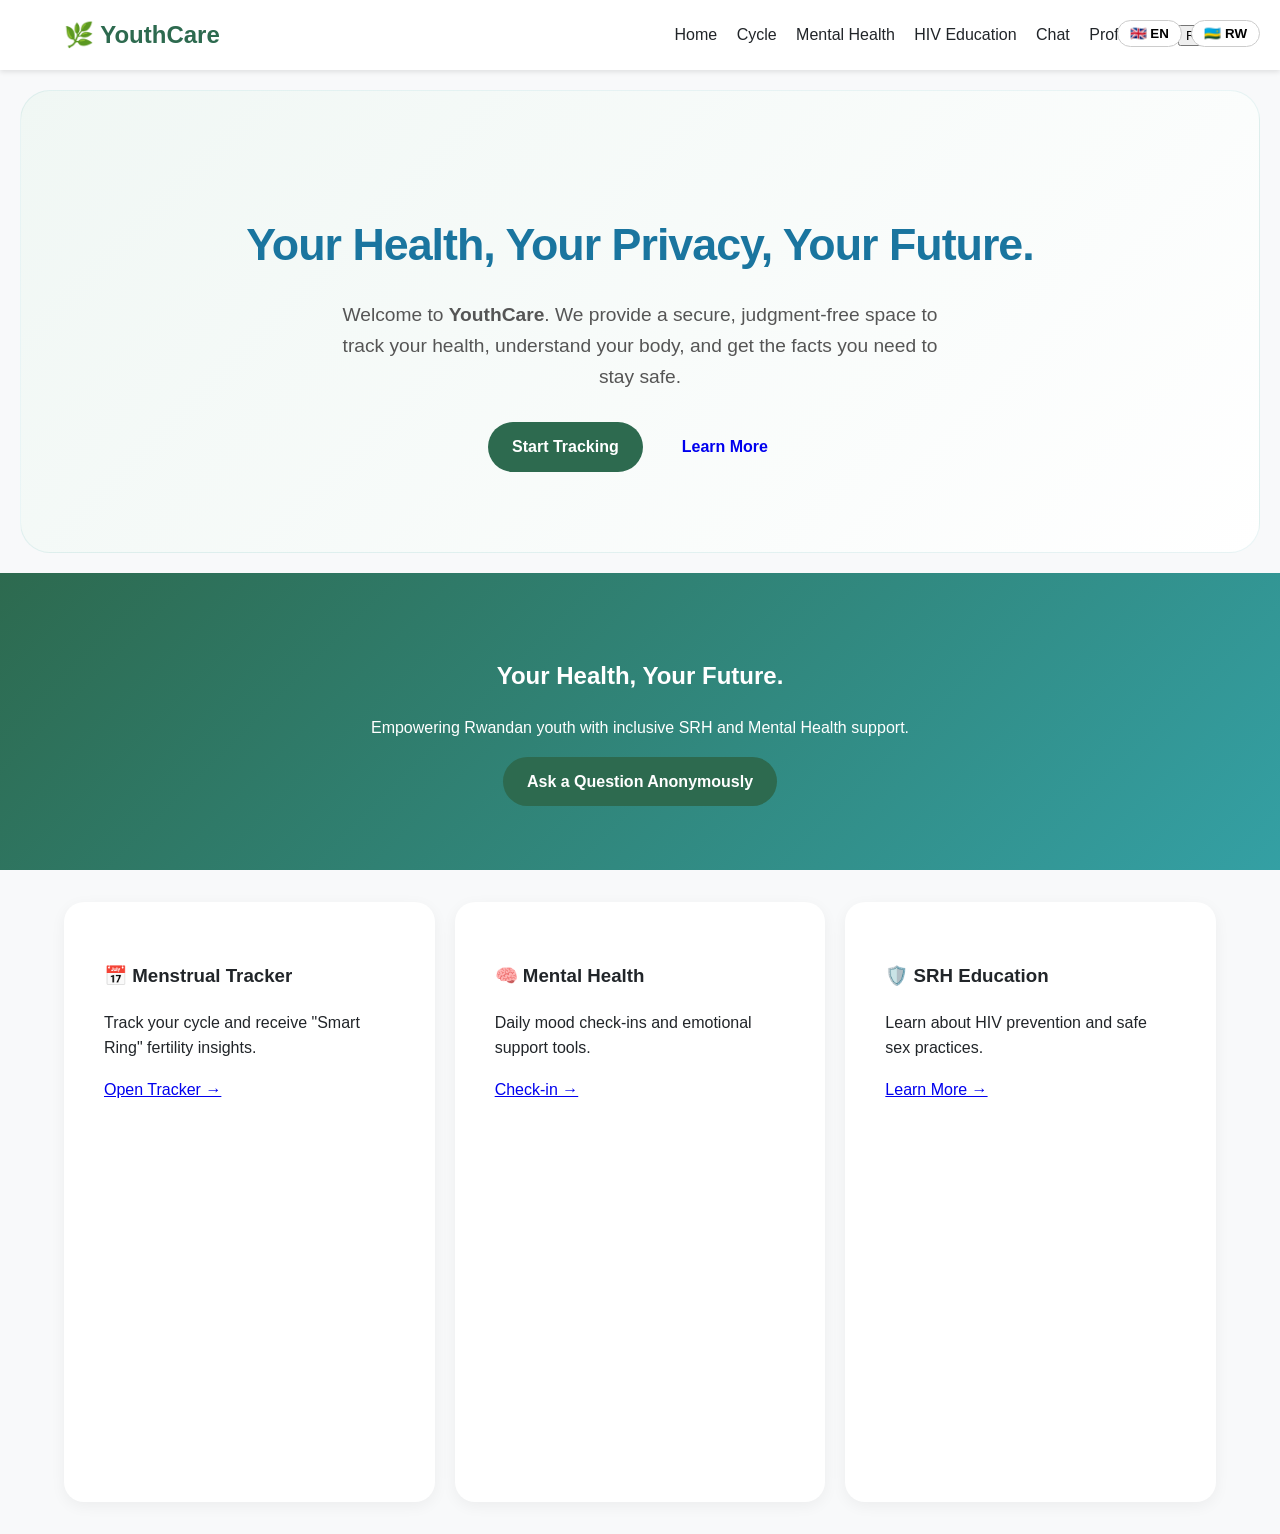
<file: index.html>
<!DOCTYPE html>
<html lang="en">
<head>
    <meta charset="UTF-8">
    <meta name="viewport" content="width=device-width, initial-scale=1.0">
    <title>YouthCare Health Hub</title>
    <link rel="icon" type="image/png" href="icon.png">
    <link rel="stylesheet" href="styles.css">
    <meta name="viewport" content="width=device-width, initial-scale=1.0">
</head>
<body>
    <nav>
        <div class="language-picker" style="position: absolute; top: 20px; right: 20px;">
    <button class="btn-lang" onclick="changeLanguage('en')">🇬🇧 EN</button>
    <button class="btn-lang" onclick="changeLanguage('rw')">🇷🇼 RW</button>
</div>
        <div class="logo">🌿 YouthCare</div>
        <div class="nav-links">
            <a href="index.html">Home</a>
            <a href="tracker.html">Cycle</a>
            <a href="mental.html">Mental Health</a>
            <a href="hiv.html">HIV Education</a>
            <a href="chat.html">Chat</a>
            <a href="profile.html">Profile</a>
            <button class="btn-lang-small" onclick="changeLanguage('en')">EN</button>
            <button class="btn-lang-small" onclick="changeLanguage('rw')">RW</button>
        </div>
    </nav>
    <section class="hero-section">
    <div class="hero-content">
        <h1 data-key="welcome-title">Your Health, Your Privacy, Your Future.</h1>
        <p data-key="welcome-desc">
            Welcome to <strong>YouthCare</strong>. We provide a secure, judgment-free space to track your health, 
            understand your body, and get the facts you need to stay safe.
        </p>
        <div class="hero-buttons">
            <a href="tracker.html" class="btn btn-primary" data-key="btn-start">Start Tracking</a>
            <a href="hiv.html" class="btn btn-secondary" data-key="btn-learn">Learn More</a>
        </div>
    </div>
</section>
    <section class="hero">
        <h1>Your Health, Your Future.</h1>
        <p>Empowering Rwandan youth with inclusive SRH and Mental Health support.</p>
        <a href="chat.html" class="btn btn-primary">Ask a Question Anonymously</a>
    </section>

    <main class="container">
        <div class="grid">
            <div class="card">
                <h3>📅 Menstrual Tracker</h3>
                <p>Track your cycle and receive "Smart Ring" fertility insights.</p>
                <a href="tracker.html">Open Tracker →</a>
            </div>
            <div class="card">
                <h3>🧠 Mental Health</h3>
                <p>Daily mood check-ins and emotional support tools.</p>
                <a href="mental.html">Check-in →</a>
            </div>
            <div class="card">
                <h3>🛡️ SRH Education</h3>
                <p>Learn about HIV prevention and safe sex practices.</p>
                <a href="lessons .html">Learn More →</a>
            </div>
        </div>
    </main>

    <script src="script.js"></script>
</body>
</html>
</file>
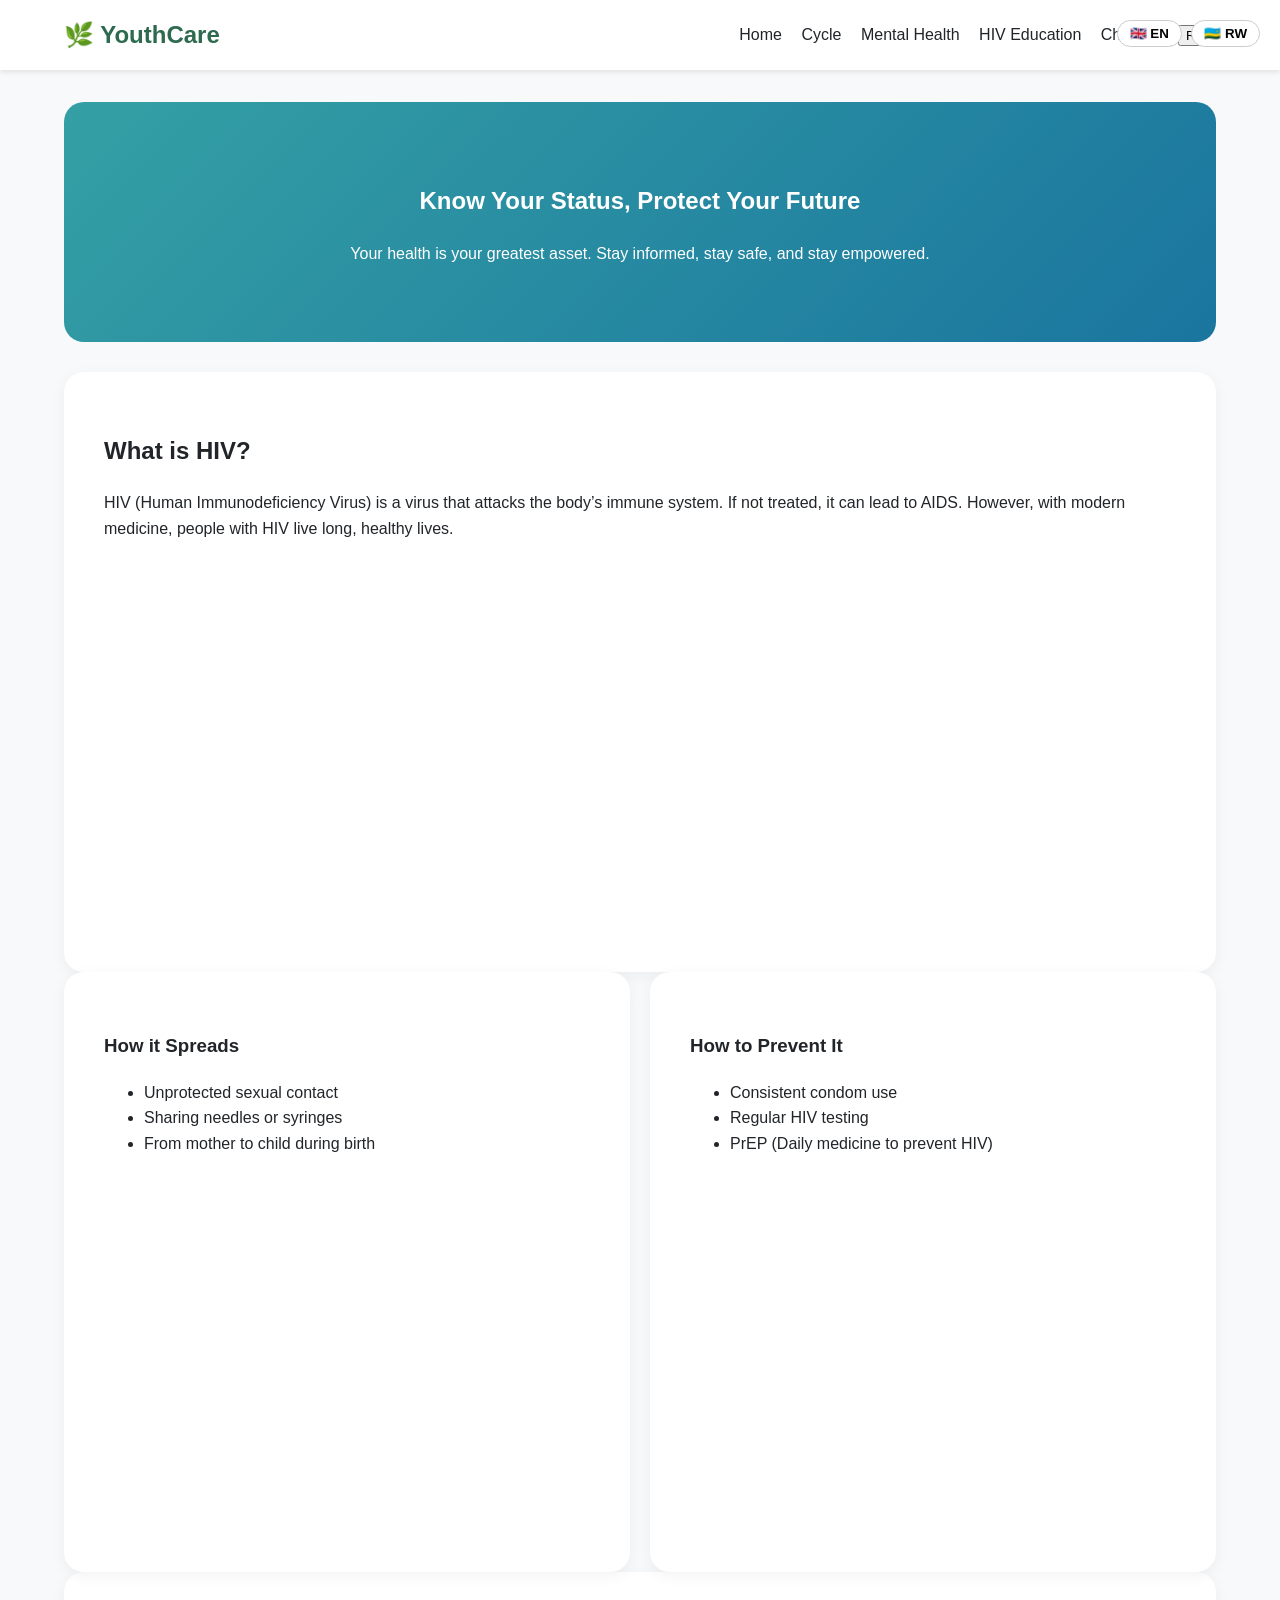
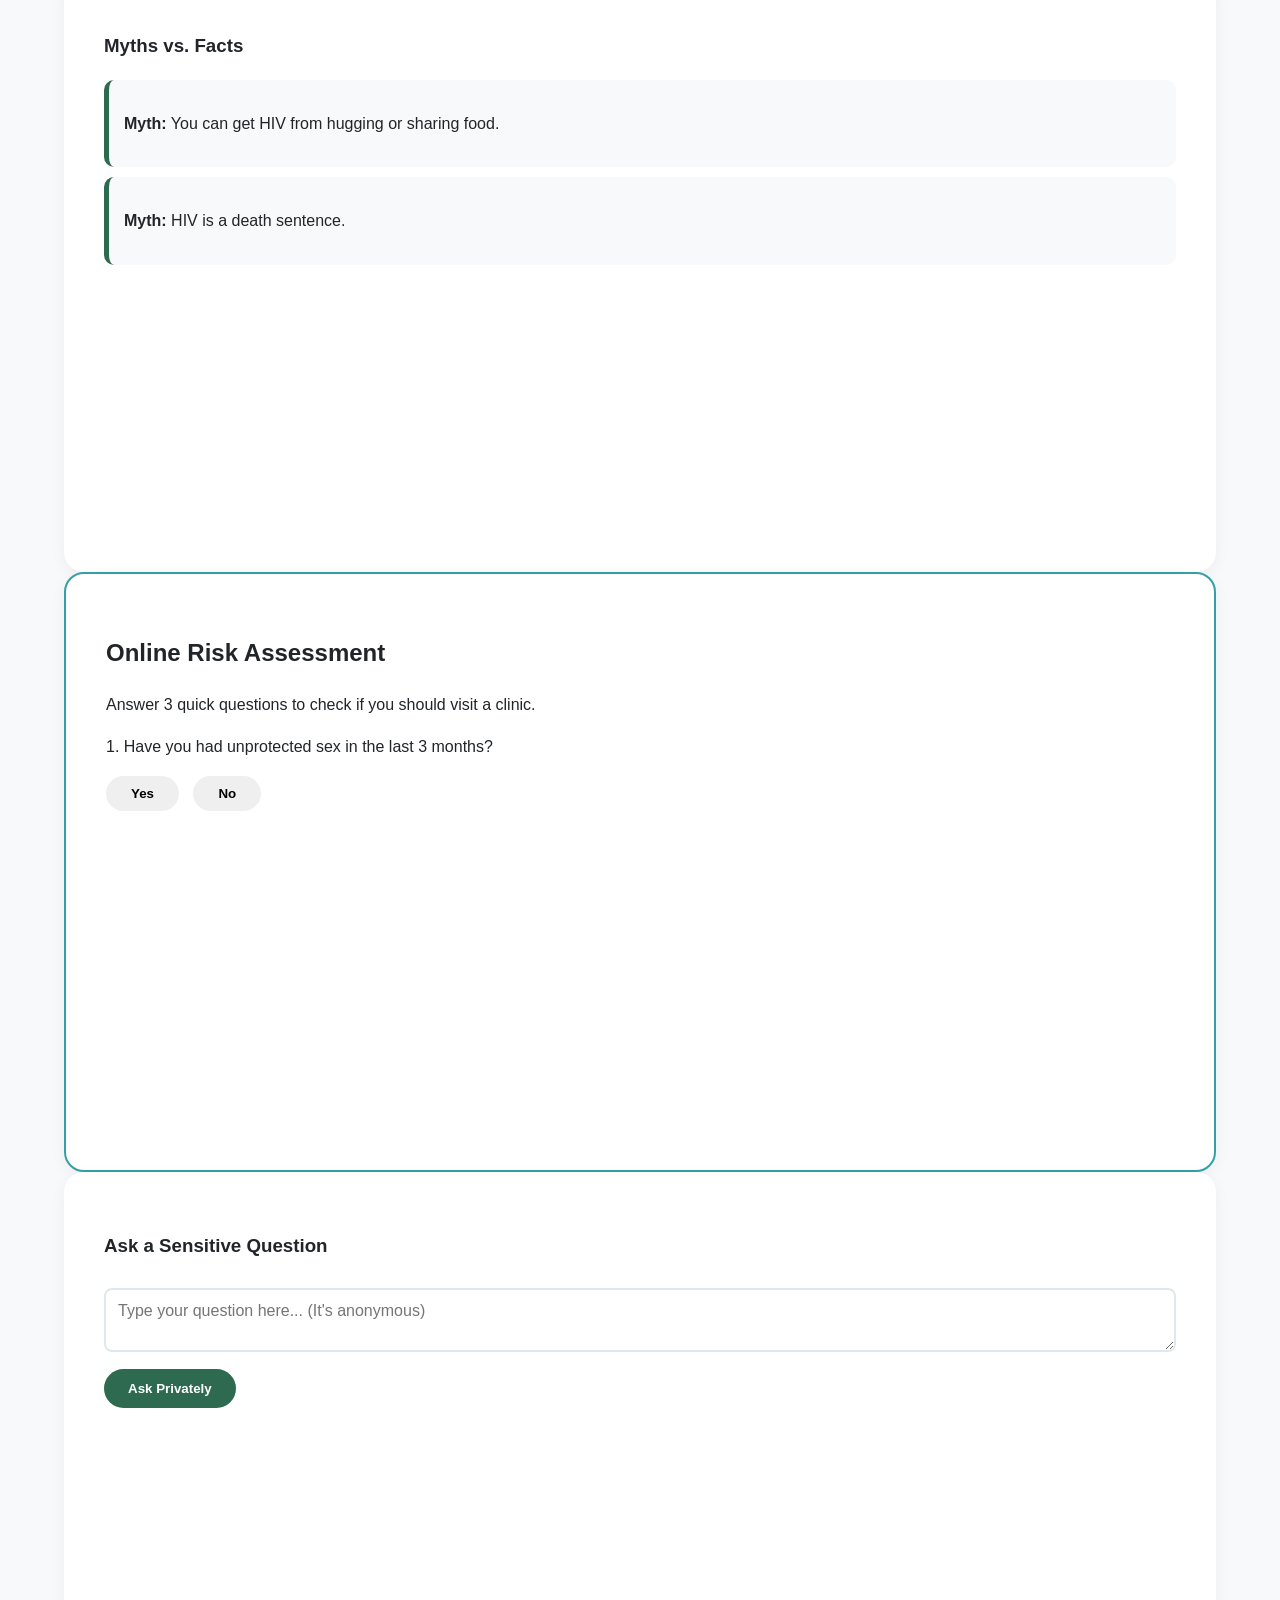
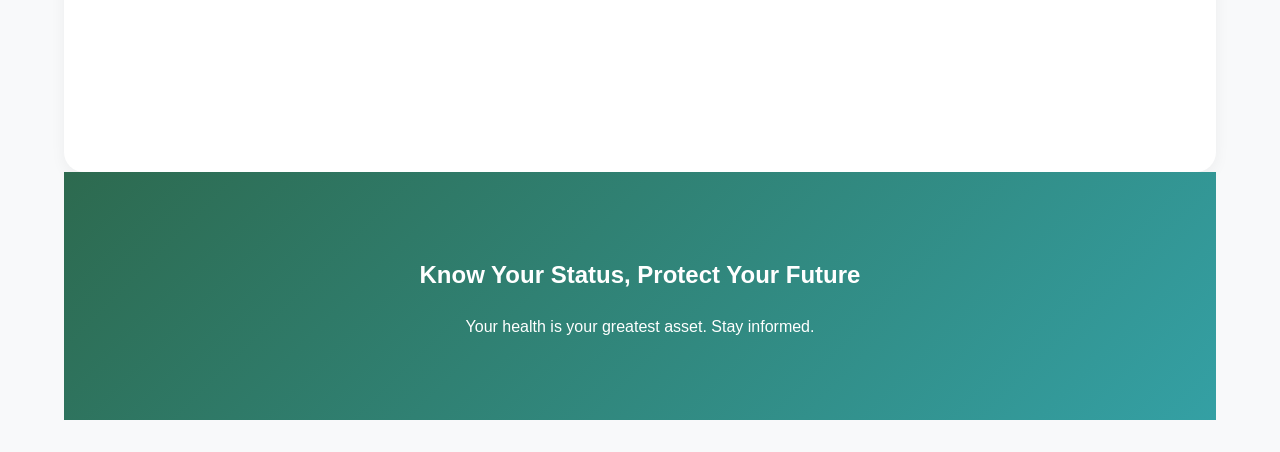
<file: hiv.html>
<!DOCTYPE html>
<html lang="en">
<head>
    <meta charset="UTF-8">
    <meta name="viewport" content="width=device-width, initial-scale=1.0">
    <title>YouthCare - HIV Awareness</title>
    <link rel="stylesheet" href="styles.css">
    <link rel="icon" type="image/png" href="icon.png">
    <meta name="viewport" content="width=device-width, initial-scale=1.0">
</head>
<body>
      <nav>
        <div class="language-picker" style="position: absolute; top: 20px; right: 20px;">
    <button class="btn-lang" onclick="changeLanguage('en')">🇬🇧 EN</button>
    <button class="btn-lang" onclick="changeLanguage('rw')">🇷🇼 RW</button>
</div>
        <div class="logo">🌿 YouthCare</div>
        <div class="nav-links">
            <a href="index.html">Home</a>
            <a href="tracker.html">Cycle</a>
            <a href="mental.html">Mental Health</a>
            <a href="hiv.html">HIV Education</a>
            <a href="chat.html">Chat</a>
            
            <button class="btn-lang-small" onclick="changeLanguage('en')">EN</button>
            <button class="btn-lang-small" onclick="changeLanguage('rw')">RW</button>
        </div>
    </nav>
    <div class="language-picker" style="position: absolute; top: 20px; right: 20px;">
    
</div>
    <main class="container">
        <section class="hero" style="background: linear-gradient(135deg, #34a0a4, #1a759f); color: white; padding: 60px 20px; border-radius: 20px; text-align: center;">
            <h1>Know Your Status, Protect Your Future</h1>
            <p>Your health is your greatest asset. Stay informed, stay safe, and stay empowered.</p>
        </section>

        <section class="card" style="margin-top: 30px;">
            <h2>What is HIV?</h2>
            <p>HIV (Human Immunodeficiency Virus) is a virus that attacks the body’s immune system. If not treated, it can lead to AIDS. However, with modern medicine, people with HIV live long, healthy lives.</p>
        </section>

        <div class="grid">
            <div class="card">
                <h3>How it Spreads</h3>
                <ul>
                    <li>Unprotected sexual contact</li>
                    <li>Sharing needles or syringes</li>
                    <li>From mother to child during birth</li>
                </ul>
            </div>
            <div class="card">
                <h3>How to Prevent It</h3>
                <ul>
                    <li>Consistent condom use</li>
                    <li>Regular HIV testing</li>
                    <li>PrEP (Daily medicine to prevent HIV)</li>
                </ul>
            </div>
        </div>

        <section class="card">
            <h3>Myths vs. Facts</h3>
            <div class="myth-box" onclick="toggleMyth(this)">
                <p><strong>Myth:</strong> You can get HIV from hugging or sharing food.</p>
                <p class="fact" style="display:none; color: #15803d;"><strong>Fact:</strong> HIV is NOT spread through casual contact, saliva, or sweat.</p>
            </div>
            <div class="myth-box" onclick="toggleMyth(this)" style="margin-top:10px;">
                <p><strong>Myth:</strong> HIV is a death sentence.</p>
                <p class="fact" style="display:none; color: #15803d;"><strong>Fact:</strong> With ART (Anti-Retroviral Therapy), HIV is a manageable chronic condition.</p>
            </div>
        </section>

        <section class="card" id="hiv-test" style="border: 2px solid var(--secondary);">
            <h2>Online Risk Assessment</h2>
            <p>Answer 3 quick questions to check if you should visit a clinic.</p>
            <div id="quiz-content">
                <p>1. Have you had unprotected sex in the last 3 months?</p>
                <button class="btn" onclick="nextQuestion(true)">Yes</button>
                <button class="btn" onclick="nextQuestion(false)">No</button>
            </div>
        </section>

        <section class="card">
            <h3>Ask a Sensitive Question</h3>
            <textarea id="hivQuestion" class="input-field" placeholder="Type your question here... (It's anonymous)"></textarea>
            <button class="btn btn-primary" style="margin-top:10px;" onclick="submitHivQuestion()">Ask Privately</button>
            <div id="hivResponse" style="margin-top:15px; font-style: italic; color: #555;"></div>
        </section>
        <section class="hero">
    <h1 data-key="hero-title">Know Your Status, Protect Your Future</h1>
    <p data-key="hero-desc">Your health is your greatest asset. Stay informed.</p>
</section>
    </main>

    <script src="script.js"></script>
</body>
</html>
</file>
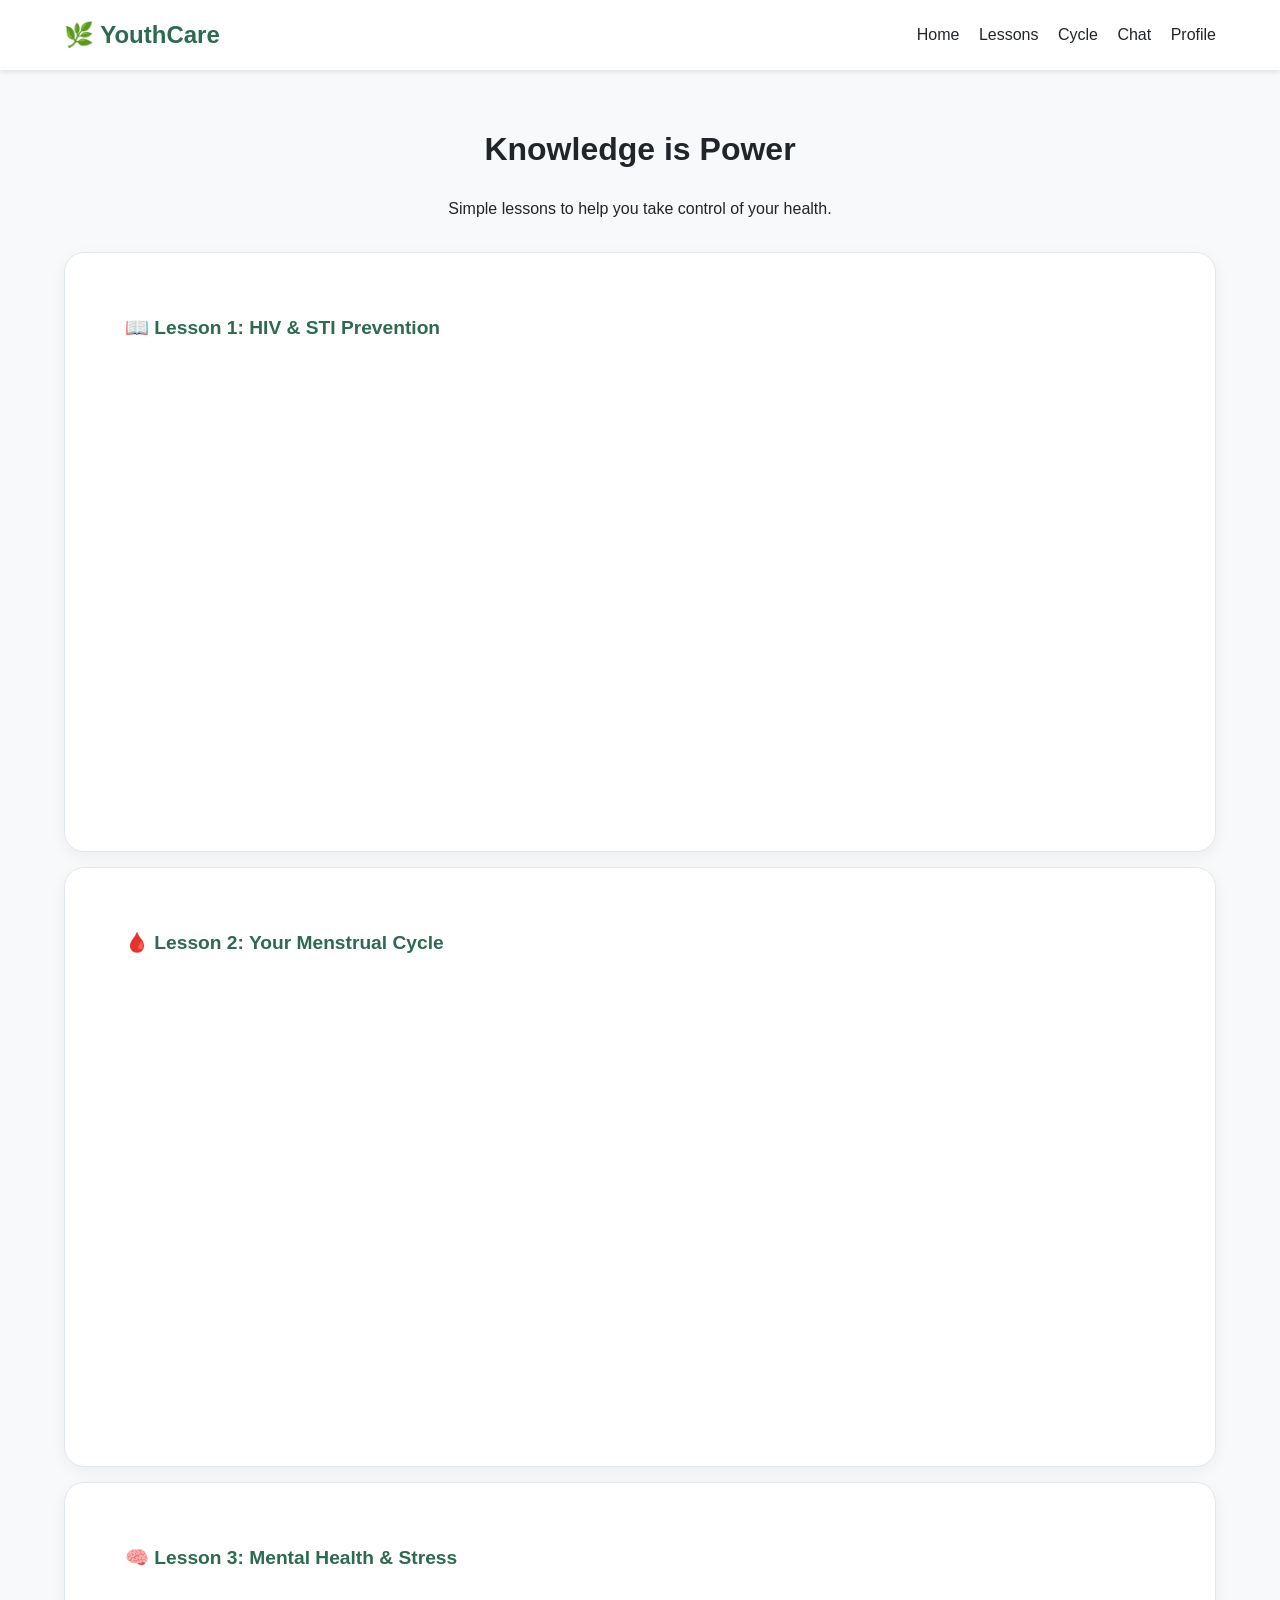
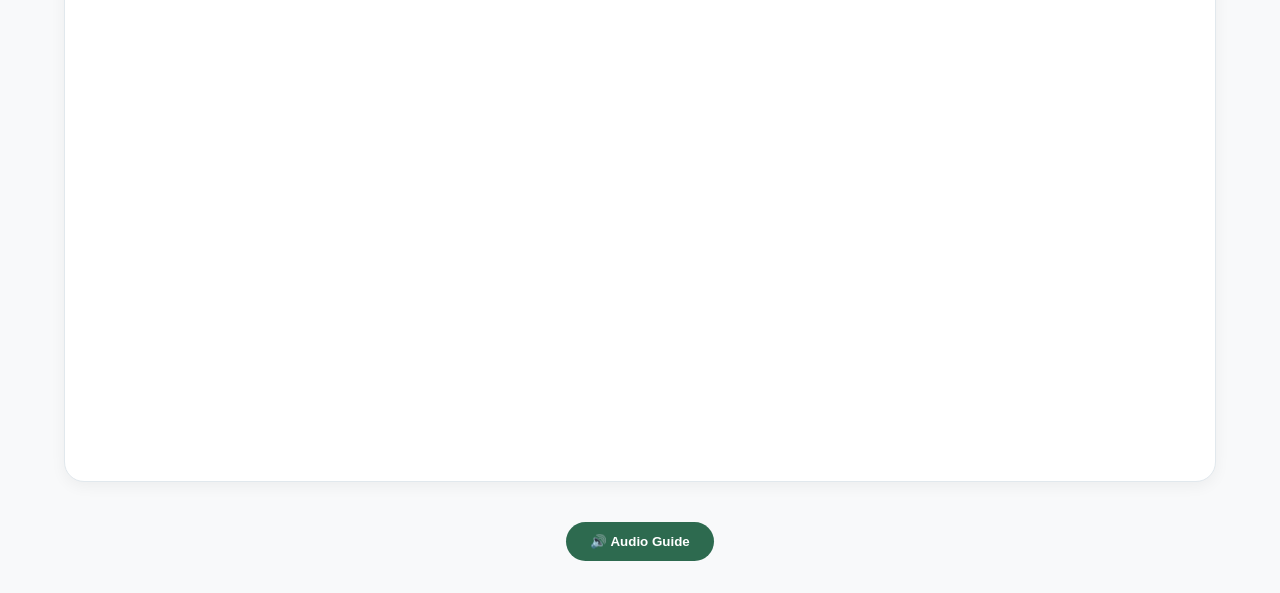
<file: lessons .html>
<!DOCTYPE html>
<html lang="en">
<head>
    <meta charset="UTF-8">
    <meta name="viewport" content="width=device-width, initial-scale=1.0">
    <title>Health Lessons - YouthCare</title>
    <link rel="stylesheet" href="styles.css">
    <link rel="stylesheet" href="lessons.css">
    <link rel="icon" type="image/png" href="icon.png">
    <link rel="stylesheet" href="https://cdnjs.cloudflare.com/ajax/libs/font-awesome/6.0.0/css/all.min.css">
    <meta name="viewport" content="width=device-width, initial-scale=1.0">
</head>
    

<body>
    <div class="language-picker" style="position: absolute; top: 20px; right: 20px;">
    <button class="btn-lang" onclick="changeLanguage('en')">🇬🇧 EN</button>
    <button class="btn-lang" onclick="changeLanguage('rw')">🇷🇼 RW</button>
</div>
    <nav>
        <div class="logo">🌿 YouthCare</div>
        <div class="nav-links">
            <a href="index.html">Home</a>
            <a href="lessons.html">Lessons</a>
            <a href="tracker.html">Cycle</a>
            <a href="chat.html">Chat</a>
            <a href="profile.html">Profile</a>
        </div>
    </nav>

    <main class="container">
        <header style="text-align: center; margin-bottom: 30px;">
            <h1>Knowledge is Power</h1>
            <p>Simple lessons to help you take control of your health.</p>
        </header>

        <details class="card" style="margin-bottom: 15px;">
            <summary style="font-weight: bold; font-size: 1.2rem; cursor: pointer; color: var(--primary);">
                📖 Lesson 1: HIV & STI Prevention
            </summary>
            <div style="padding: 15px; border-top: 1px solid #eee; margin-top: 10px;">
                <h4>The ABC Approach</h4>
                <p>In Rwanda, we promote the ABC method for safety:</p>
                <ul>
                    <li><strong>A - Abstinence:</strong> The most effective way to prevent infection.</li>
                    <li><strong>B - Be Faithful:</strong> Sticking to one partner whose status you know.</li>
                    <li><strong>C - Condom Use:</strong> Using protection consistently and correctly.</li>
                </ul>
                <h4>What is PrEP?</h4>
                <p>PrEP is a daily pill that prevents HIV. It is available at many health centers in Kigali and across Rwanda for those who need it most.</p>
            </div>
        </details>

        <details class="card" style="margin-bottom: 15px;">
            <summary style="font-weight: bold; font-size: 1.2rem; cursor: pointer; color: var(--primary);">
                🩸 Lesson 2: Your Menstrual Cycle
            </summary>
            <div style="padding: 15px; border-top: 1px solid #eee; margin-top: 10px;">
                <p>Your cycle is usually 21 to 35 days long. It has 4 main stages:</p>
                <ol>
                    <li><strong>Menstruation:</strong> When your period happens.</li>
                    <li><strong>Follicular:</strong> Your body prepares to release an egg.</li>
                    <li><strong>Ovulation:</strong> The "Fertility Window." This is when pregnancy is most likely.</li>
                    <li><strong>Luteal:</strong> Your body prepares for the next period.</li>
                </ol>
                <p><em>Tip: Use our tracker to see which stage you are in!</em></p>
            </div>
        </details>

        <details class="card" style="margin-bottom: 15px;">
            <summary style="font-weight: bold; font-size: 1.2rem; cursor: pointer; color: var(--primary);">
                🧠 Lesson 3: Mental Health & Stress
            </summary>
            <div style="padding: 15px; border-top: 1px solid #eee; margin-top: 10px;">
                <p>Being a student is stressful. Mental health is just as important as physical health.</p>
                <ul>
                    <li><strong>Signs of Stress:</strong> Sleeping too much or too little, feeling irritable, or losing interest in hobbies.</li>
                    <li><strong>How to cope:</strong> Talk to a trusted friend, practice deep breathing, and ensure you get enough sleep.</li>
                </ul>
                <p>If you feel overwhelmed, our <strong>Anonymous Chat</strong> is always open.</p>
            </div>
        </details>

        <div style="text-align: center; margin-top: 40px;">
            <button class="btn btn-primary" onclick="speakText('Welcome to the lessons page. Click on any topic to expand the text and learn more about your health.')">
                🔊 Audio Guide
            </button>
        </div>
    </main>

    <script src="script.js"></script>
</body>
</html>
</file>
<file: styles.css>
:root {
    --primary: #2D6A4F; /* Forest Green */
    --secondary: #34A0A4; /* Teal */
    --accent: #FF7096; /* Soft Pink for fertility */
    --bg-light: #F8F9FA;
    --text-dark: #212529;
    --white: #ffffff;
}

/* Accessibility: High Contrast Mode */
body.high-contrast {
    --primary: #000000;
    --secondary: #FFFF00;
    --bg-light: #000000;
    --text-dark: #FFFFFF;
    --white: #1a1a1a;
}

* { box-sizing: border-box; font-family: 'Segoe UI', Tahoma, Geneva, Verdana, sans-serif; }

body { margin: 0; background-color: var(--bg-light); color: var(--text-dark); line-height: 1.6; }

/* Navigation */
nav {
    display: flex; justify-content: space-between; align-items: center;
    padding: 1rem 5%; background: var(--white); box-shadow: 0 2px 5px rgba(0,0,0,0.1);
    position: sticky; top: 0; z-index: 1000;
}

.logo { font-weight: bold; font-size: 1.5rem; color: var(--primary); }

.nav-links a { text-decoration: none; color: var(--text-dark); margin-left: 15px; font-weight: 500; }

/* Hero Section */
.hero {
    padding: 4rem 5%; text-align: center;
    background: linear-gradient(135deg, var(--primary), var(--secondary));
    color: white;
}

/* Grid & Cards */
.container { padding: 2rem 5%; }
.grid { display: grid; grid-template-columns: repeat(auto-fit, minmax(280px, 1fr)); gap: 20px; }



.card:hover { transform: translateY(-5px); }

/* Buttons */
.btn {
    display: inline-block; padding: 12px 24px; border-radius: 25px;
    text-decoration: none; font-weight: bold; cursor: pointer; border: none;
}
.btn-primary { background: var(--primary); color: white; }

/* Responsive */
@media (max-width: 768px) {
    .nav-links { display: none; } /* Simplified for mobile */
}
.input-field {
    width: 100%;
    padding: 12px;
    border: 2px solid #e1e8ed;
    border-radius: 8px;
    font-size: 1rem;
    margin-top: 8px;
}

.input-field:focus {
    border-color: var(--accent);
    outline: none;
}


.wheel-center {
    position: absolute;
    top: 50%;
    left: 50%;
    transform: translate(-50%, -50%);
    text-align: center;
    z-index: 10;
}

#currentDayText { font-size: 1.8rem; font-weight: bold; color: var(--primary); }

.cycle-dot {
    position: absolute;
    width: 25px;
    height: 25px;
    border-radius: 50%;
    display: flex;
    align-items: center;
    justify-content: center;
    font-size: 0.7rem;
    color: white;
    font-weight: bold;
    transform-origin: 140px 140px; /* Moves dots around the center */
}

/* Legend Dots */
.dot { height: 10px; width: 10px; border-radius: 50%; display: inline-block; }
.red { background: #b91c1c; }
.green { background: #15803d; }
.purple { background: #7e22ce; }
/* Container for the side-by-side layout */
.dashboard-layout {
    display: flex;
    flex-wrap: wrap; /* Allows it to stack on mobile phones like your A23 */
    gap: 30px;
    align-items: center;
    justify-content: center;
    margin-top: 20px;
}

/* The side for instructions/text */
.info-aside {
    flex: 1;
    min-width: 250px;
    text-align: left;
}

/* The side for the Ring */
.ring-aside {
  flex: 1;
  display: flex;
  justify-content: center;
  align-items: center;        /* ADD THIS */
  min-width: 300px;
}

/* This ensures the card grows with the content */
.card {
    background: white;
    border-radius: 20px;
    padding: 40px;
    box-shadow: 0 4px 15px rgba(0,0,0,0.05);
    overflow: visible; /* Allows the ring to be seen if it moves slightly */
    min-height: 600px; /* Gives enough vertical space */
}

.split-layout {
    display: grid;
    grid-template-columns: 1fr 1fr;
    gap: 40px;
    align-items: start; /* Align items to the top first */
}

.ring-section {
    display: flex;
    justify-content: center;
    /* This is the magic number to move it down */
    margin-top: 100px; 
    position: relative;
}

.wheel-container {
  position: relative;
  width: 280px;               /* or whatever your ring size is */
  height: 280px;
  margin: 0 auto;             /* ADD THIS */
}
.myth-box {
    padding: 15px;
    background: #f8f9fa;
    border-radius: 10px;
    cursor: pointer;
    transition: 0.3s;
    border-left: 5px solid var(--primary);
}

.myth-box:hover {
    background: #e9ecef;
}

.fact {
    margin-top: 10px;
    padding-top: 10px;
    border-top: 1px dashed #ccc;
}

#quiz-content button {
    margin-right: 10px;
    padding: 10px 25px;
}
.btn-lang {
    background: white;
    border: 1px solid #ccc;
    padding: 5px 12px;
    border-radius: 20px;
    cursor: pointer;
    font-weight: bold;
    transition: 0.3s;
    margin-left: 5px;
}

.btn-lang:hover {
    background: var(--secondary);
    color: white;
    border-color: var(--secondary);
}
/* Mobile Optimization */
@media (max-width: 768px) {
    nav {
        display: block !important; /* Force the nav container to show */
        width: 100%;
        position: relative;
        z-index: 9999; /* Put it on top of everything else */
    }

    .nav-links {
        display: flex !important;
        flex-direction: column;
        background-color: #ffffff !important; /* Force white background */
        padding: 20px;
        margin: 0;
        border-bottom: 3px solid var(--primary); /* A thick line to see where it ends */
    }

    .nav-links li {
        display: block;
        padding: 12px 0;
        width: 100%;
    }

    .nav-links a {
        color: #333 !important; /* Force dark text so it's not white-on-white */
        font-size: 1.1rem;
        display: block;
    }
}
@media (max-width: 768px) {
    /* Shrink the container to fit the phone screen */
    .wheel-container {
        width: 85vw !important; /* Uses 85% of the phone's width */
        height: 85vw !important;
        margin: 0 auto; /* Centers the ring */
    }

    .split-layout {
        display: flex;
        flex-direction: column; /* Stack text above the ring */
        align-items: center;
        gap: 20px;
    }

    .ring-section {
        margin-top: 20px;
        width: 100%;
        display: flex;
        justify-content: center;
    }
}
.hero-section {
    padding: 80px 20px;
    background: linear-gradient(135deg, #f0f7f4 0%, #ffffff 100%);
    border-radius: 30px;
    margin: 20px;
    text-align: center;
    border: 1px solid rgba(52, 160, 164, 0.1);
}

.hero-content h1 {
    font-size: 2.8rem;
    color: #1a759f;
    margin-bottom: 20px;
    letter-spacing: -1px;
}

.hero-content p {
    font-size: 1.2rem;
    color: #555;
    max-width: 600px;
    margin: 0 auto 30px;
    line-height: 1.6;
}

.hero-buttons {
    display: flex;
    justify-content: center;
    gap: 15px;
}

/* Mobile adjustments */
@media (max-width: 768px) {
    .hero-content h1 {
        font-size: 2rem;
    }
    .hero-buttons {
        flex-direction: column;
    }
}
</file>
<file: lessons.css>
/* lessons.css - Specific styling for the educational modules */

.lessons-container {
    max-width: 700px;
    margin: 40px auto;
    padding: 0 20px;
}

/* Accordion Styling */
details {
    background: #ffffff;
    border-radius: 15px;
    margin-bottom: 20px;
    box-shadow: 0 5px 15px rgba(0,0,0,0.05);
    border: 1px solid #e1e8ed;
    transition: all 0.3s ease;
}

details[open] {
    border: 2px solid var(--secondary); /* Highlighting the active lesson */
    transform: scale(1.02);
}

summary {
    padding: 20px;
    font-size: 1.1rem;
    font-weight: 700;
    cursor: pointer;
    list-style: none;
    display: flex;
    justify-content: space-between;
    align-items: center;
    color: var(--primary);
}

summary::-webkit-details-marker {
    display: none; /* Hides the default tiny triangle */
}

/* Lesson Content Layout */
.lesson-content {
    padding: 0 25px 25px 25px;
    border-top: 1px solid #f0f4f8;
    line-height: 1.8;
    color: #444;
}

.lesson-content h4 {
    color: var(--secondary);
    margin-top: 20px;
    font-size: 1rem;
    text-transform: uppercase;
    letter-spacing: 1px;
}

.lesson-content ul {
    padding-left: 20px;
}

.lesson-content li {
    margin-bottom: 10px;
}

/* Badge for "New" lessons */
.badge {
    background: var(--accent);
    color: white;
    padding: 4px 10px;
    border-radius: 20px;
    font-size: 0.7rem;
    vertical-align: middle;
    margin-left: 10px;
}

/* Mobile Adjustments for your Samsung A23 */
@media (max-width: 600px) {
    .lessons-container {
        margin: 20px auto;
    }
    summary {
        font-size: 1rem;
    }
}
</file>
